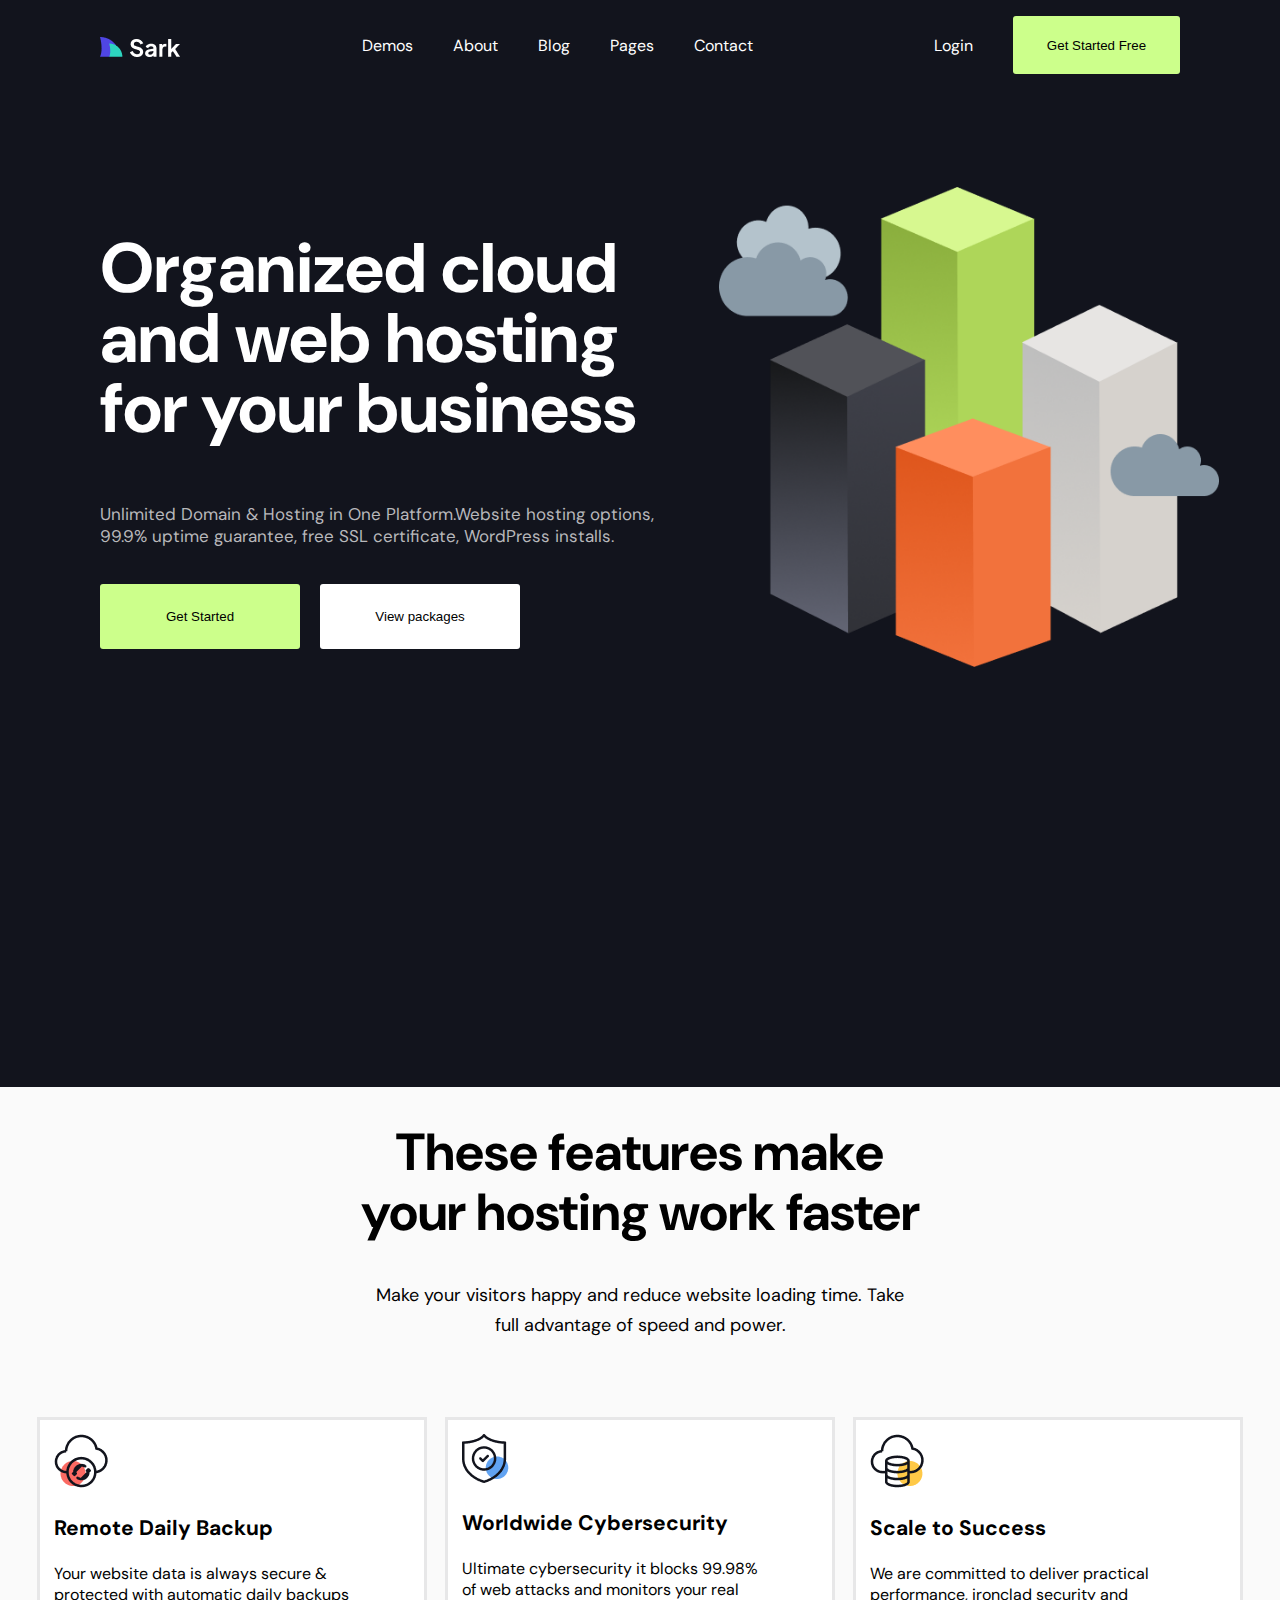
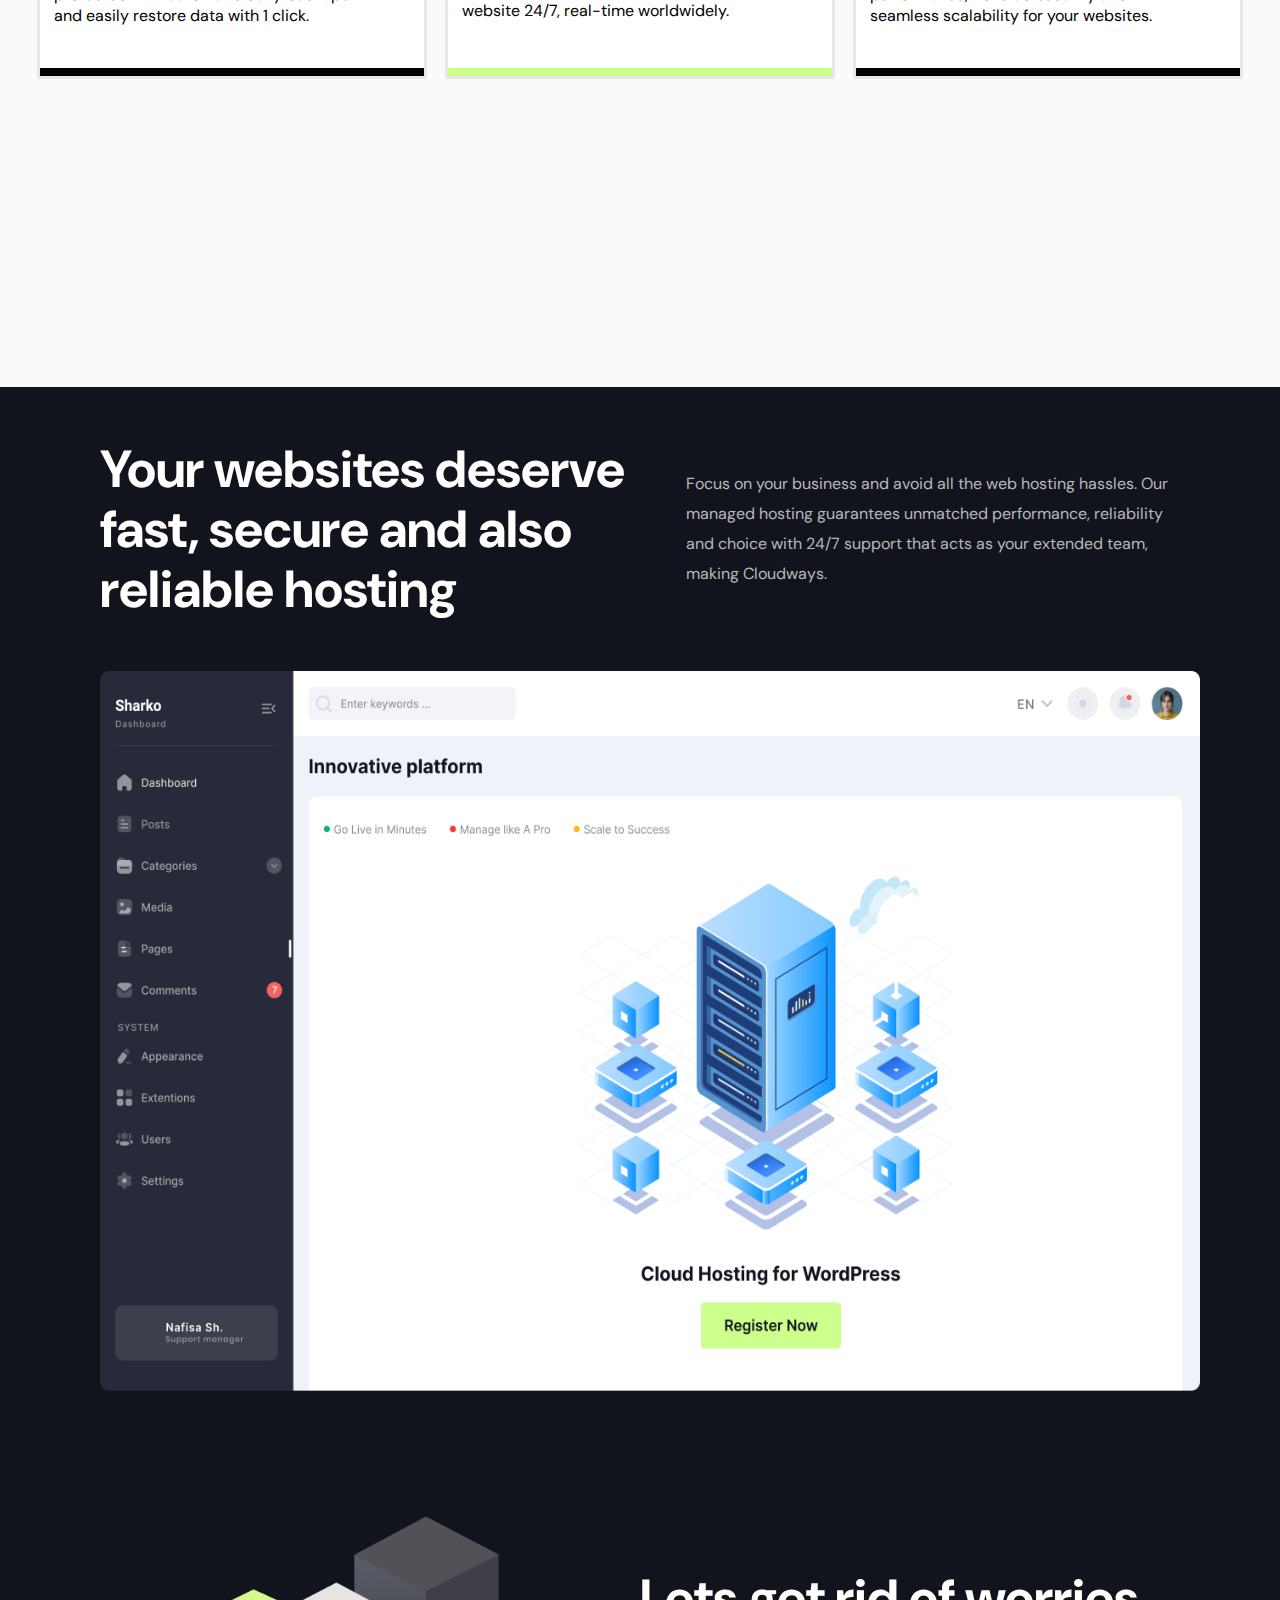
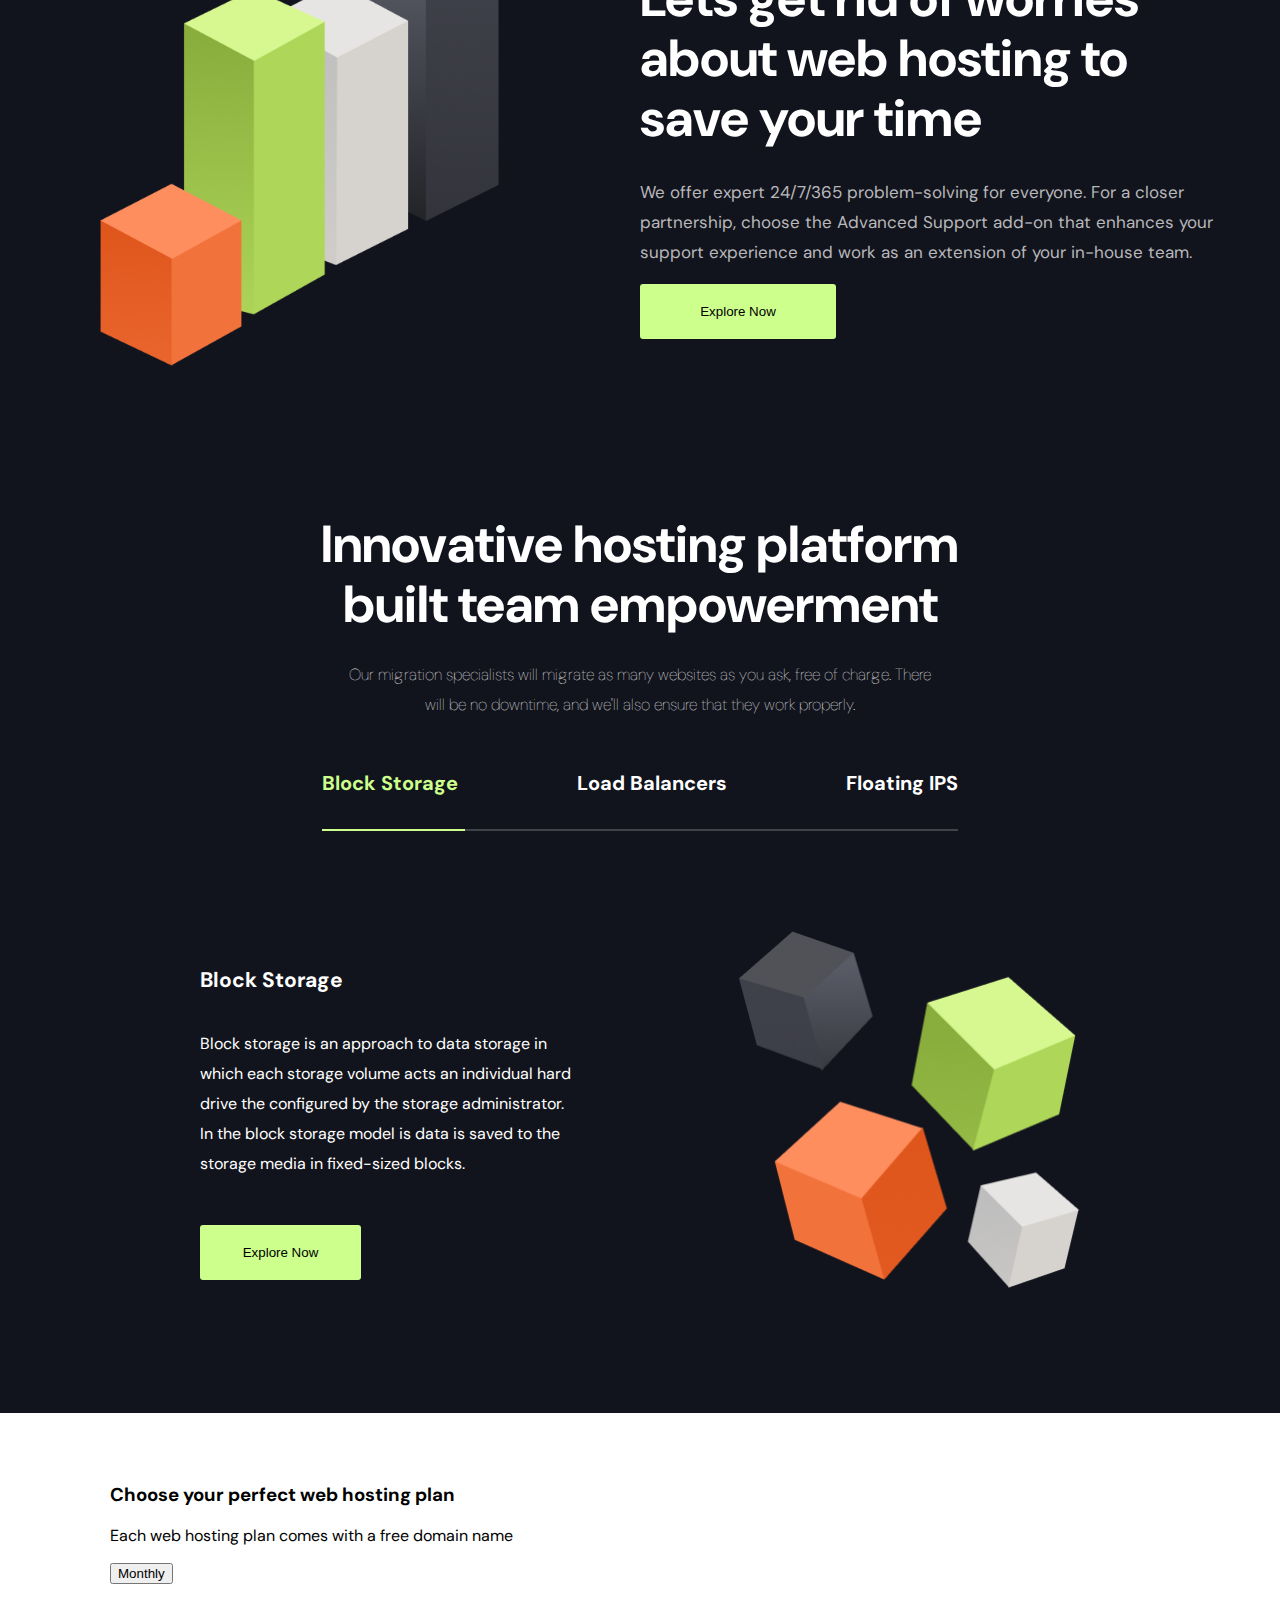
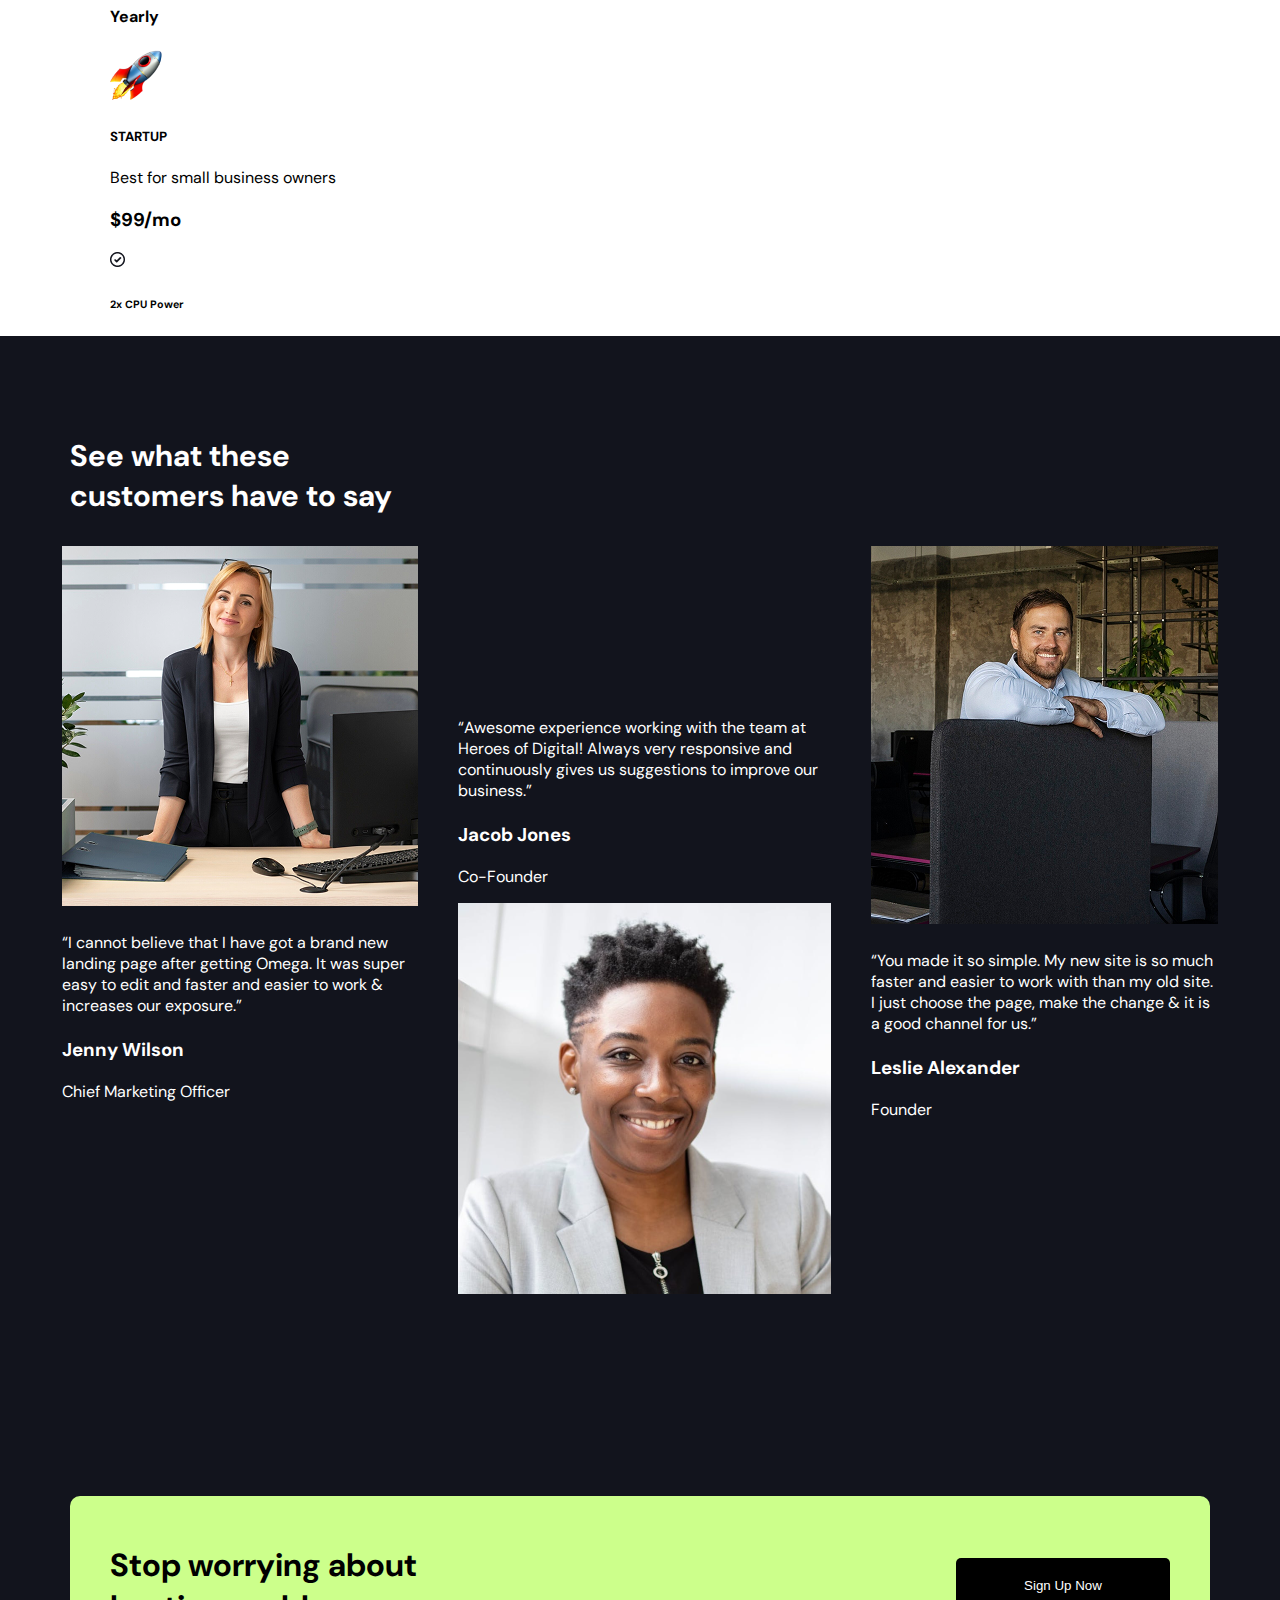
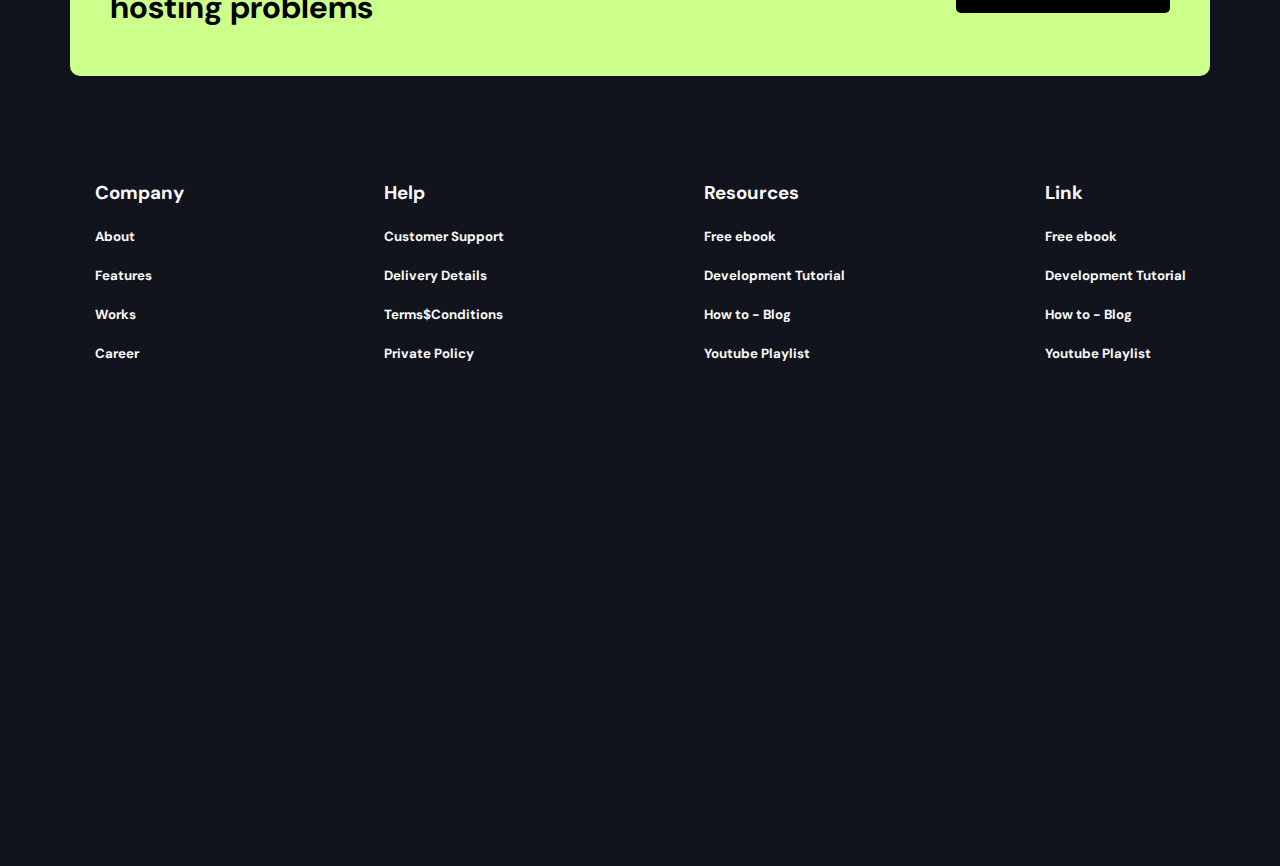
<file: index.html>
<!DOCTYPE html>
<html lang="en">

<head>
  <link rel="stylesheet" href="./css/index.css">
  <meta charset="UTF-8">
  <meta name="viewport" content="width=device-width, initial-scale=1.0">
  <title>Project</title>
</head>

<body>
  <div id="first-div">
    <header>
      <navbar id="nav-bar">

        <img src="./assets/icons/Logo1.png">

        <ul id="nav-links">
          <li>Demos</li>
          <li>About</li>
          <li>Blog</li>
          <li>Pages</li>
          <li>Contact</li>
        </ul>

        <ul id="nav-links2">
          <li>Login</li>
          <button id="button-1">Get Started Free</button>
        </ul>
      </navbar>
    </header>

    <div class="supporting-div">
      <div id="left-div">
        <h1 id="header1">Organized cloud <br> and web hosting <br> for your business</h1>
        <p id="paragraph1">Unlimited Domain & Hosting in One Platform.Website hosting options, <br> 99.9% uptime
          guarantee, free SSL certificate, WordPress installs.</p>
        <div id="button-div"><button id="button-2">Get Started</button> <button id="button-3">View packages</button>
        </div>
      </div>

      <div id="right-div">
        <img src="./assets/icons/image1.png" id="image">
      </div>
    </div>

  </div>


  <!-- jg -->

  <div id="supporting-div-2">
    <div id="header-div">
      <h1 id="header-2">These features make <br> your hosting work faster</h1>
      <p id="paragraph2">Make your visitors happy and reduce website loading time. Take full advantage of speed and
        power.</p>
    </div>


    <div class="section-div">
      <div id="section1">
        <img src="./assets/icons/icon1.png">
        <h3 id="s1header">Remote Daily Backup</h3>
        <p id="s1paragraph">Your website data is always secure & <br> protected with automatic daily backups <br> and
          easily restore data with 1 click.</p>
        <!-- <img src="./assets/icons/BG.png" style="width: 316px;"> -->
      </div>

      <div id="section2">
        <img src="./assets/icons/icon2.png">
        <h3 id="s2header">Worldwide Cybersecurity</h3>
        <p id="s2paragraph">Ultimate cybersecurity it blocks 99.98% <br> of web attacks and monitors your real <br>
          website 24/7, real-time worldwidely.</p>
        <!-- <img src="./assets/icons/BG3.png" style="width: 316px;"> -->
      </div>

      <div id="section3">
        <img src="./assets/icons/icon3.png">
        <h3 id="s3header">Scale to Success</h3>
        <p id="s3paragraph">We are committed to deliver practical performance, ironclad security and <br> seamless
          scalability for your websites.</p>
        <!-- <img src="./assets/icons/BG.png" style="width: 316px;"> -->
      </div>
    </div>
  </div>


  <!-- jdfj -->

  <div id="supporting-div-3">
    <div id="headerr-div">
      <h3 id="headerdiv3">Your websites deserve fast, secure and also reliable hosting</h3>
      <p id="paragraphdiv3">Focus on your business and avoid all the web hosting hassles. Our managed hosting guarantees
        unmatched performance, reliability and choice with 24/7 support that acts as your extended team, making
        Cloudways.</p>
    </div>

    <div id="imagediv"><img src="./assets/icons/dashboardddd.png" id="dashimg"></div>

    <div id="afterdash-div">
      <div id="div1"><img src="./assets/icons/shapesdash1.png" id="dashimg2"></div>

      <div id="div2">
        <h3 id="div2header">Lets get rid of worries about web hosting to <br> save your time</h3>
        <p id="div2paragraph">We offer expert 24/7/365 problem-solving for everyone. For a closer <br> partnership,
          choose the Advanced Support add-on that enhances your <br> support experience and work as an extension of your
          in-house team.</p>
        <button id="div2button">Explore Now</button>
      </div>

    </div>
    <div id="support-div-4">
      <div id="tab-div">
        <h2 id="tab-header">Innovative hosting platform <br> built team empowerment</h2>
        <p id="tab-para">Our migration specialists will migrate as many websites as you ask, free of charge. There <br>
          will be no downtime, and we'll also ensure that they work properly.</p>
      </div>
      <div id="block-div">
        <h5 id="h5block">Block Storage</h5>
        <h5 id="h5load">Load Balancers</h5>
        <h5 id="h5ips">Floating IPS</h5>
      </div>
      <div id="timg"><img src="./assets/icons/Tabdd.png"></div>

      <div id="fun-div">
        <div id="div1st">
          <h5 id="funheader">Block Storage</h5>
          <p id="funparagraph">Block storage is an approach to data storage in which each storage volume acts an
            individual hard drive the configured by the storage administrator. In the block storage model is data is
            saved to the storage media in fixed-sized blocks.</p>
          <button id="funbutton">Explore Now</button>
        </div>

        <div id="div2nd">
          <img src="./assets/icons/shapesdash2.png" id="dimg2">
        </div>
      </div>
    </div>
  </div>
  <!-- dls, -->

  <section>
<div>
    <h3>Choose your perfect web hosting plan</h3>
    <p>Each web hosting plan comes with a free domain name</p>
  </div>

  <div>
    <button>Monthly</button> <h4>Yearly</h4>
  </div>

  <div id="shockdiv">

    <div>
     <img src="./assets/icons/🚀.png" >
     <h5>STARTUP</h5>
     <p>Best for small business owners</p>
     <h3>$99/mo</h3>
     <div><img src="./assets/icons/check.png" alt=""> <h6>2x CPU Power</h6> </div>
    </div>


    <div>

    </div>

<div>

</div>


  </div>

  </section>





  <!-- testimonials -->





  <div class="testimonials">

    <h3 id="testheads">See what these <br> customers have to say</h3>

    <div class="testdiv">

      <div id="test1">
        <img src="./assets/icons/image S1.png">

        <h4 id="hhh">“I cannot believe that I have got a brand new landing page after getting Omega. It was super easy to edit
          and faster and easier to work & increases our exposure.”</h4>
        <h3 id="ggg">Jenny Wilson</h3>
        <p id="hhh">Chief Marketing Officer</p>
      </div>

      <div id="test2">
        <h4 id="hhh">“Awesome experience working with the team at Heroes of Digital! Always very responsive and continuously
          gives us suggestions to improve our business.” </h4>
        <h3 id="ggg">Jacob Jones</h3>
        <p id="hhh">Co-Founder</p>

        <img src="./assets/icons/image S2.png">
      </div>

      <div id="test3">
        <img src="./assets/icons/image S3.png">

        <h4 id="hhh">“You made it so simple. My new site is so much faster and easier to work with than my old site. I just
          choose the page, make the change & it is a good channel for us.”</h4>
        <h3 id="ggg">Leslie Alexander</h3>
        <p id="hhh">Founder</p>
      </div>
    </div>

  </div>


  <!-- jhfjf -->


  <div id="footerdiv">

<div id="yellowpart">

<h4 id="yellowhead">Stop worrying about <br> hosting problems</h4> <button id="yellowbotton">Sign Up Now</button>

</div>

<div class="footword">
  <div id="foot1">
    <h3>Company</h3> <h5>About</h5> <h5>Features</h5> <h5>Works</h5> <h5>Career</h5>
  </div>

  <div id="foot2">
    <h3>Help</h3> <h5>Customer Support</h5> <h5>Delivery Details</h5> <h5>Terms$Conditions</h5> <h5>Private Policy</h5>
  </div>

    <div id="foot3">
    <h3>Resources</h3> <h5>Free ebook</h5> <h5>Development Tutorial</h5> <h5>How to - Blog</h5> <h5>Youtube Playlist</h5>
  </div>

    <div id="foot4">
    <h3>Link</h3> <h5>Free ebook</h5> <h5>Development Tutorial</h5> <h5>How to - Blog</h5> <h5>Youtube Playlist</h5>
  </div>


</div>

  </div>


<script src="./javascript/index.js"></script>

</body>

</html>
</file>
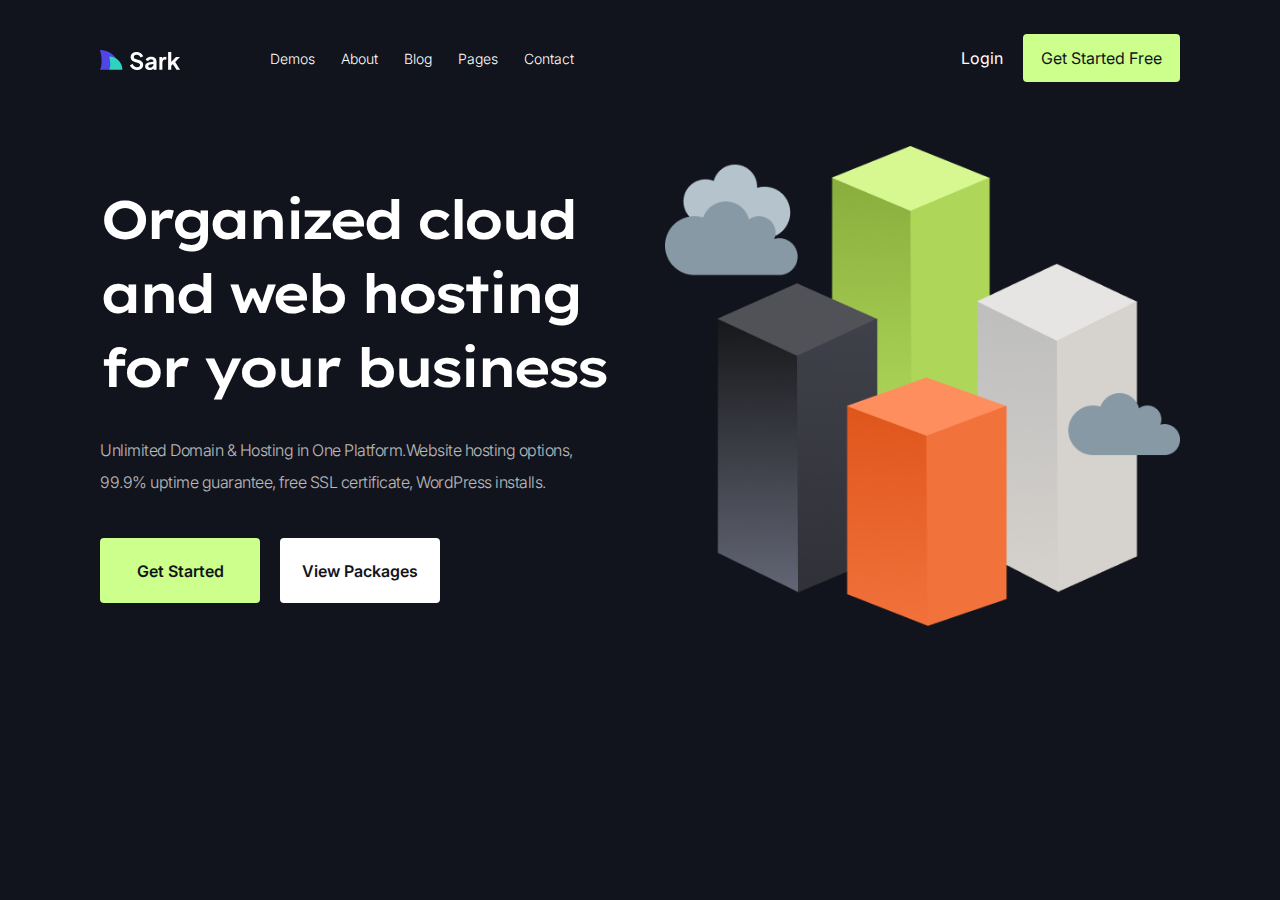
<file: newfile.html>
<!DOCTYPE html>
<html lang="en">
<head>
  <link rel="stylesheet" href="./css/newfile.css">
  <meta charset="UTF-8">
  <meta name="viewport" content="width=device-width, initial-scale=1.0">
  <title>New Project</title>
</head>
<body>
  
  <!-- header and nav bar -->

<header>
<div class="logo">
<img src="./assets/icons/Logo1.png" alt="Logo" width="80px" height="24px">

<nav>
<ul>
    <li>Demos</li>
    <li>About</li>
    <li>Blog</li>
    <li>Pages</li>
    <li>Contact</li>  
</ul>
</nav>
</div>

<!-- hero -->

<div id="navactions">
<button id="login">Login</button>
<button id="getstarted">Get Started Free</button>
</div>

</header>

<section class="hero">
    <div class="textarea">
        <h1>Organized cloud and web hosting for your business</h1>
        <p>
        Unlimited Domain & Hosting in One Platform.Website hosting options,
        <br />
        99.9% uptime guarantee, free SSL certificate, WordPress installs.
        </p>
        <div class="herobutton">
        <button class="started">Get Started</button>
        <button class="packages">View Packages</button>
        </div>
    </div>

    <div class="heroimage">
        <img
        src="./assets/icons/image1.png"alt="hero image"class="heroimage00"
        />
    </div>
    </section>




    
</body>
</html>
</file>
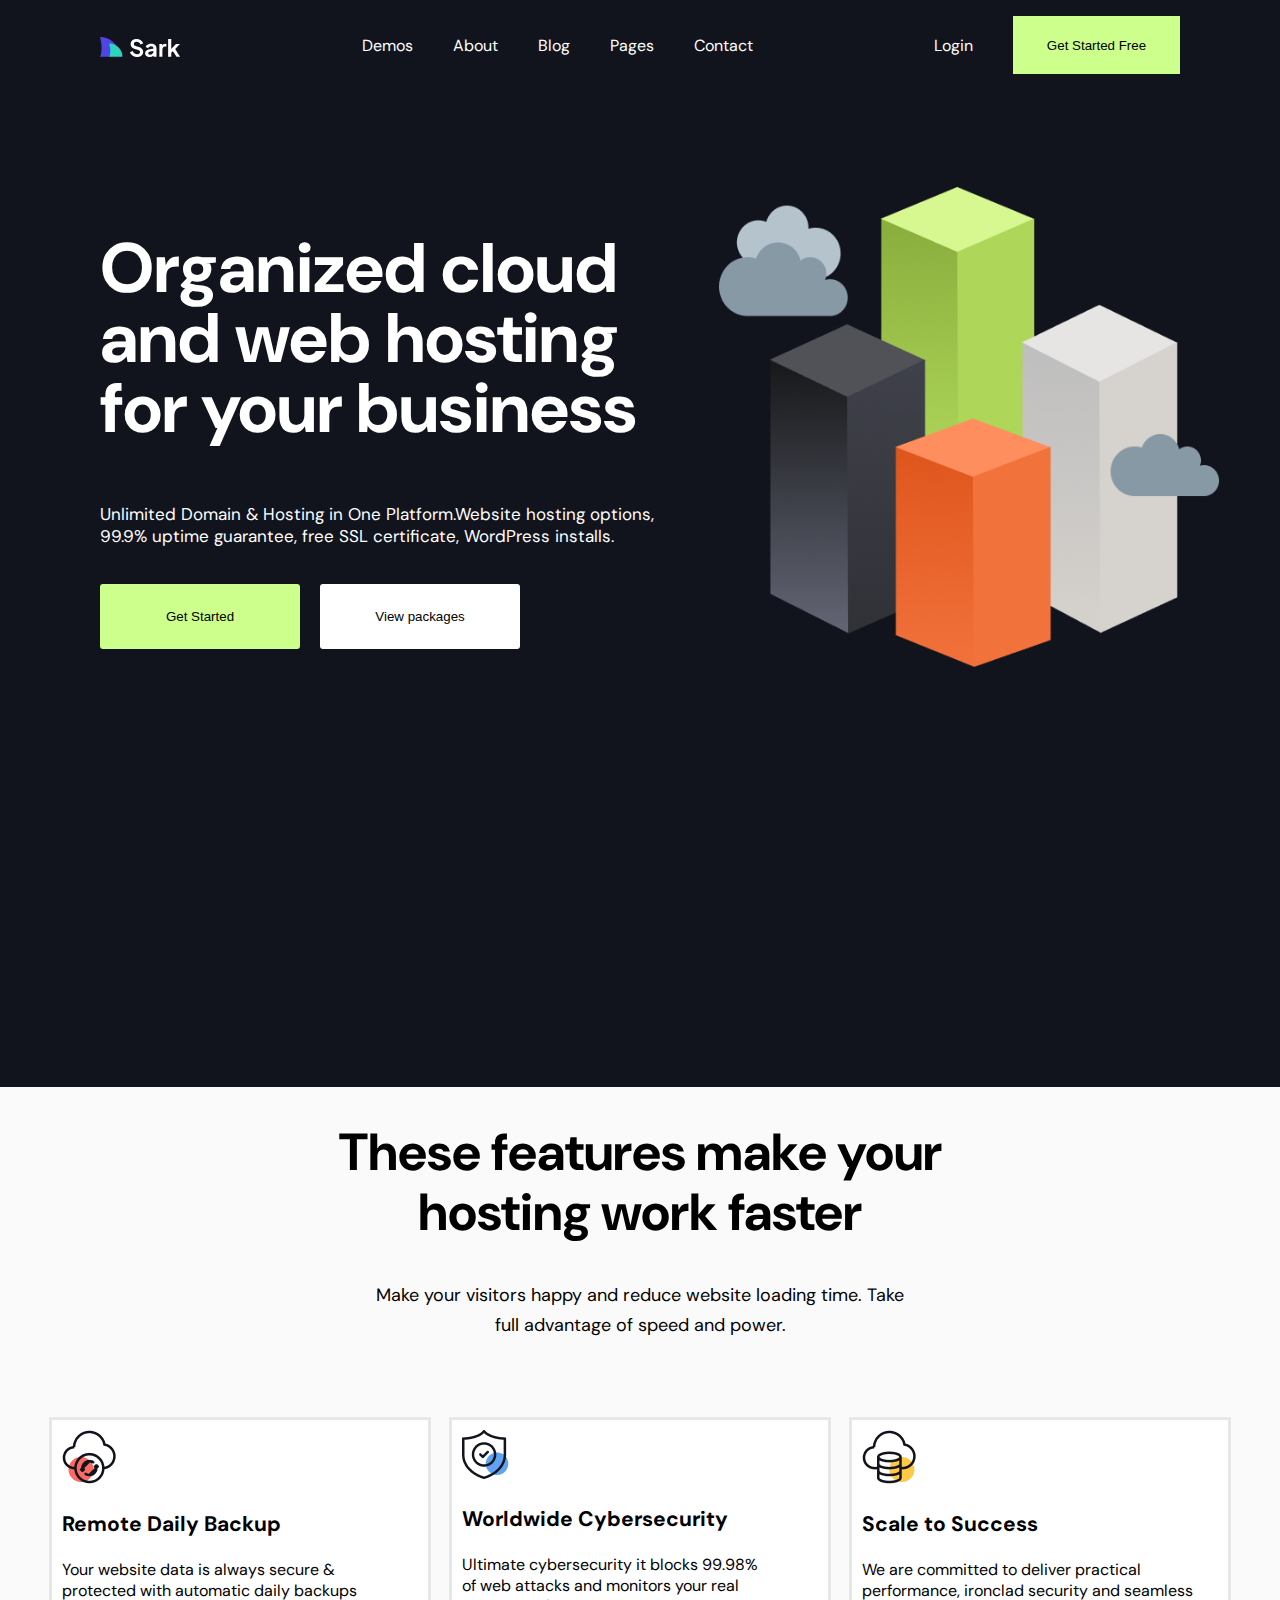
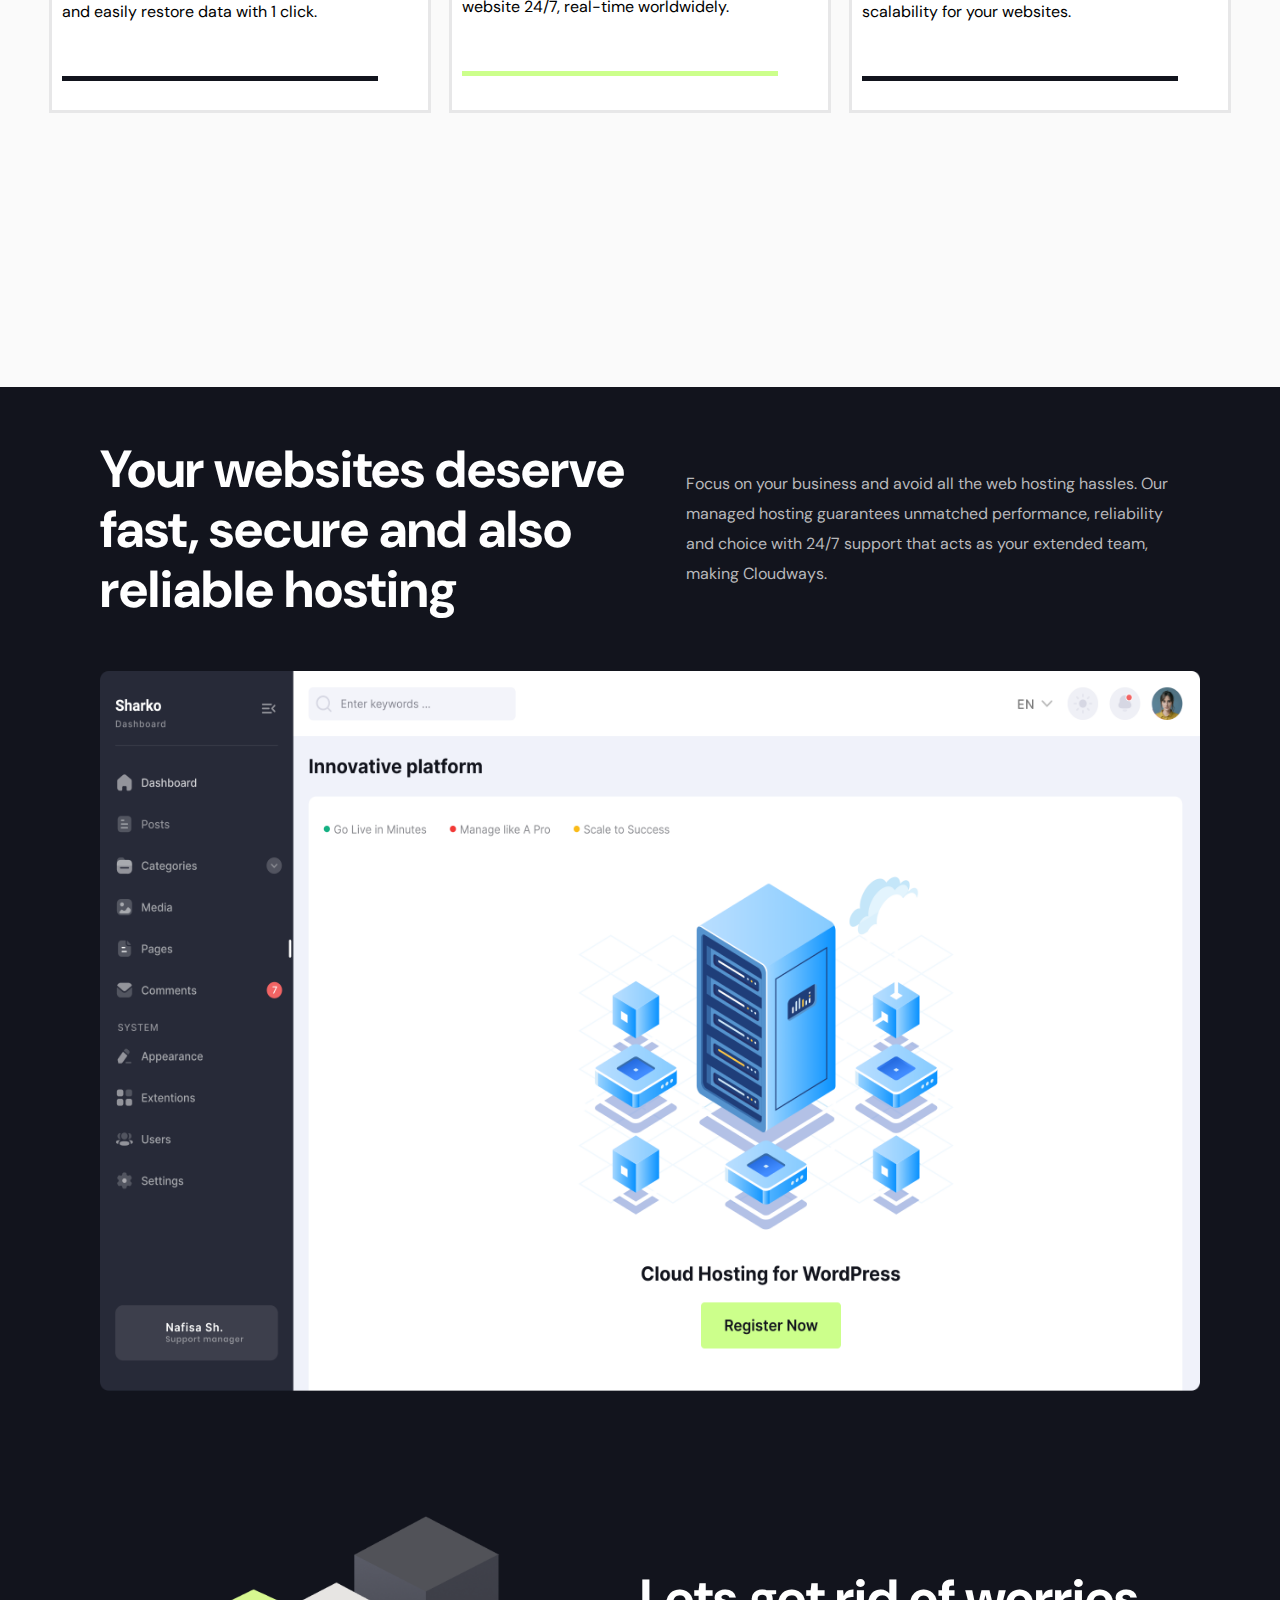
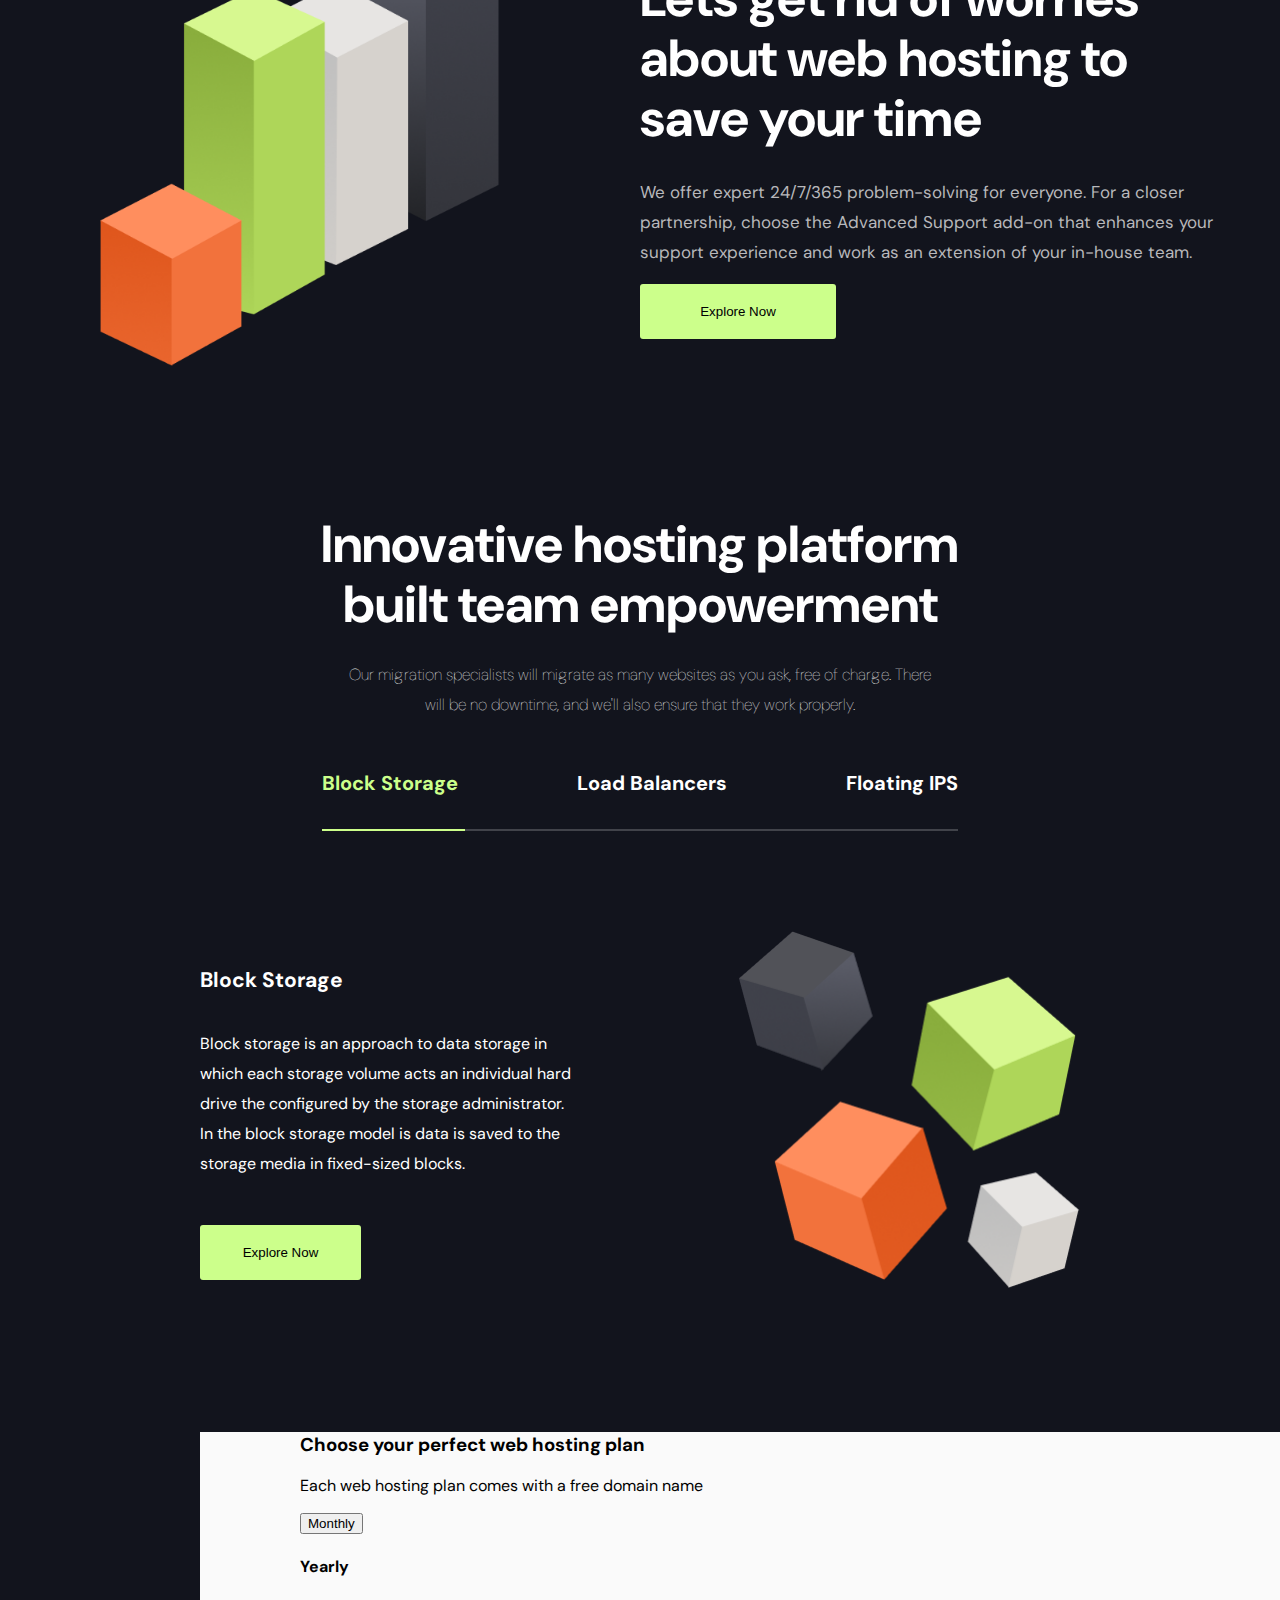
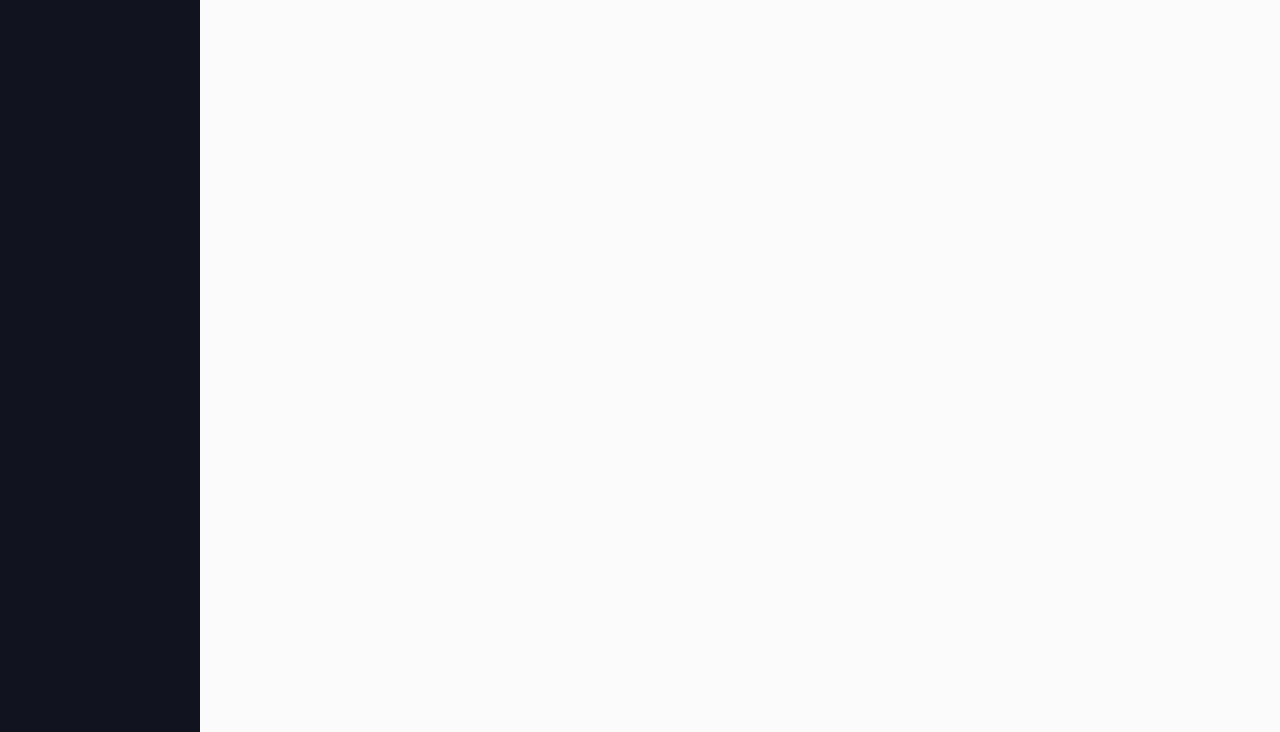
<file: project.html>
<!DOCTYPE html>
<html lang="en">
<head>
  <link rel="stylesheet" href="./project.css">
  <meta charset="UTF-8">
  <meta name="viewport" content="width=device-width, initial-scale=1.0">
  <title>Document</title>
</head>
<body>
   <div id="first-div">
    <header>
   <navbar id="nav-bar">
          
            <img src="./assets/icons/Logo1.png" >

  <ul id="nav-links">
<li>Demos</li>
<li>About</li>
<li>Blog</li>
<li>Pages</li>
<li>Contact</li>
  </ul>

  <ul id="nav-links2">
    <li>Login</li>
    <button id="button-1">Get Started Free</button>
  </ul>  
   </navbar>
    </header>
   
    <div class="supporting-div">
        <div id="left-div">
<h1 id="header1">Organized cloud <br> and web hosting <br> for your business</h1>
<p id="paragraph1">Unlimited Domain & Hosting in One Platform.Website hosting options, <br> 99.9% uptime guarantee, free SSL certificate, WordPress installs.</p>
<div id="button-div"><button id="button-2">Get Started</button> <button id="button-3">View packages</button></div>
        </div>

        <div id="right-div">
<img src="./assets/icons/image1.png" id="image">
        </div>
    </div>

    </div>


    <!-- jg -->

        <div id="supporting-div-2">
          <div id="header-div">
<h1 id="header-2">These features make your hosting work faster</h1>
<p id="paragraph2">Make your visitors happy and reduce website loading time. Take full advantage of speed and power.</p>
          </div>


<div class="section-div">
  <div id="section1">
<img src="./assets/icons/icon1.png">
<h3 id="s1header">Remote Daily Backup</h3>
<p id="s1paragraph">Your website data is always secure & <br> protected with automatic daily backups <br> and easily restore data with 1 click.</p>
<img src="./assets/icons/BG.png" style="width: 316px;">
  </div>

  <div id="section2">
<img src="./assets/icons/icon2.png">
<h3 id="s2header">Worldwide Cybersecurity</h3>
<p id="s2paragraph">Ultimate cybersecurity it blocks 99.98% <br> of web attacks and monitors your real <br> website 24/7, real-time worldwidely.</p>
<img src="./assets/icons/BG3.png" style="width: 316px;">
  </div>

  <div id="section3">
<img src="./assets/icons/icon3.png">
<h3 id="s3header">Scale to Success</h3>
<p id="s3paragraph">We are committed to deliver practical  performance, ironclad security and seamless scalability for your websites.</p>
<img src="./assets/icons/BG.png" style="width: 316px;">
  </div>
</div>
    </div>


    <!-- jdfj -->

    <div id="supporting-div-3">
<div id="headerr-div">
  <h3 id="headerdiv3">Your websites deserve fast, secure and also reliable hosting</h3> <p id="paragraphdiv3">Focus on your business and avoid all the web hosting hassles. Our managed hosting guarantees unmatched performance, reliability and choice with 24/7 support that acts as your extended team, making Cloudways.</p>
</div>

<div id="imagediv"><img src="./assets/icons/dashboardddd.png" id="dashimg"></div>

<div id="afterdash-div">
<div id="div1"><img src="./assets/icons/shapesdash1.png" id="dashimg2"></div>

<div id="div2">
<h3 id="div2header">Lets get rid of worries about web hosting to <br> save your time</h3>
<p id="div2paragraph">We offer expert 24/7/365 problem-solving for everyone. For a closer <br> partnership, choose the Advanced Support add-on that enhances your <br> support experience and work as an extension of your in-house team.</p>
<button id="div2button">Explore Now</button>
    </div>
    
    </div>
<div id="support-div-4">
  <div id="tab-div">
       <h2 id="tab-header">Innovative hosting platform <br> built team empowerment</h2>
       <p id="tab-para">Our migration specialists will migrate as many websites as you ask, free of charge. There <br> will be no downtime, and we'll also ensure that they work properly.</p>
      </div>
<div id="block-div">
  <h5 id="h5block">Block Storage</h5> <h5 id="h5load">Load Balancers</h5> <h5 id="h5ips">Floating IPS</h5>
</div>
  <div id="timg"><img src="./assets/icons/Tabdd.png"></div>

  <div id="fun-div">
    <div id="div1st">
      <h5 id="funheader">Block Storage</h5>
<p id="funparagraph">Block storage is an approach to data storage in which each storage volume acts an individual hard drive the configured by the storage administrator. In the block storage model is data is saved to the storage media in fixed-sized blocks.</p>
<button id="funbutton">Explore Now</button>
</div>

<div id="div2nd">
<img src="./assets/icons/shapesdash2.png" id="dimg2">
  </div>
</div>

<!-- dls, -->

<div id="baki-div">
    <h3>Choose your perfect web hosting plan</h3>
    <p>Each web hosting plan comes with a free domain name</p>
    <div>
    <button>Monthly</button> <h4>Yearly</h4>
  </div>
  </div>


</body>
</html>
</file>
<file: css/index.css>
@import url('https://fonts.googleapis.com/css2?family=DM+Sans:ital,opsz,wght@0,9..40,100..1000;1,9..40,100..1000&family=Poppins:ital,wght@0,100;0,200;0,300;0,400;0,500;0,600;0,700;0,800;0,900;1,100;1,200;1,300;1,400;1,500;1,600;1,700;1,800;1,900&display=swap');

body{
     margin: 0;   /* no % */
  padding: 0;
      font-family: 'dm sans', sans-serif;
     overflow-x: hidden;  /* stops horizontal scrolling */
     
}

#first-div{
 gap: 50px;
 background-color: #12141D;
 padding-right: 100px;
 padding-left: 100px;
 min-height: 100vh;
/* background-size: screen; */
}


#nav-bar{
margin-bottom: 97px;
display: flex;
justify-content: space-between;
align-items: center;
}

#button-1{
width: 167px;
height: 58px;
background-color: #CCFF8B;
border: none;
border-radius: 3px;
}

#nav-links{
display: flex;
gap: 40px;
list-style: none;
font-size: 16px;
font-weight: normal;
color: white;
}

#nav-links2{
    display: flex;
    gap: 40px;
    list-style: none;  
     font-size: 16px;
    font-weight: normal;
    color: white;
    align-items: center;
}

#image{
    width: 500px;
    height: 480px;
}

.supporting-div{
     display: flex;
    align-content: center;
    min-height: 100vh;
    gap: 79px;
 margin: 0px; 
}

#left-div{
    width: 50%;
    flex-direction: column;
}

#header1{
font-size: 70px;
line-height: 70px;
width: 679px;
height: 252px;
margin-bottom: 1px;
 color: white;
}

#paragraph1{
width: 679px;
height: 64px;
font-size: 17px;
color: #B8B8BB;

}

#right-div{
     /* width: 50%;  */
  width: 300px;   /* set exact size */
  height: auto;

}

#button-div{
       display: flex;
       gap: 20px; 
}

#button-2{
width: 200px;
height: 65px;
background-color: #CCFF8B;
border-radius: 3px;
border: none;
}

#button-3{
width: 200px;
height: 65px;
background-color: #ffff;
border-radius: 3px;
border: none;
}


/* hgj */



#supporting-div-2{
   gap: 50px;
 background-color: #FAFAFA;
 padding-right: 100px;
 padding-left: 100px;
 min-height: 100vh;
 /* background-size: screen;   */
}

#header-2{
font-size: 52px;
width: 707px;
height: 120px;
text-align: center;
line-height: 60px;
margin-bottom: 20px;
}

#paragraph2{
font-size: 18px;
width: 539px;
height: 60px;
text-align: center;
line-height: 30px;
margin-bottom: 80px;
}

#header-div{
    display: flex;
    justify-content: center;
    align-items: center;
    flex-direction: column;
}

.section-div{
    display: flex;
       gap: 24px;
       align-content: center;
       justify-content: center;
}

#section1{
    width: 380px;
    height: 220px;
    background-color: white;
    padding: 14px;
       outline-color: #E7E7E8;
    outline-style: solid;
   border-bottom: 8px solid black;

}

#s1header{
font-size: 21px;
font-weight: bold;
}

#s1paragraph{
    width: 356px;
    height: 90px;
}


#section2{
   width: 380px;
    height: 220px;
    background-color: white;
    padding: 14px;
      outline-color: #E7E7E8;
    outline-style: solid;
      border-bottom: 8px solid #CCFF8B;
}

#s2header{
font-size: 21px;
font-weight: bold;
}

#s2paragraph{
    width: 356px;
    height: 90px;
}


#section3{
    width: 380px;
    height: 220px;
    background-color: white;
    padding: 14px;
     outline-color: #E7E7E8;
    outline-style: solid;
    margin-bottom: 50px;
      border-bottom: 8px solid black;
}

#s3header{
font-size: 21px;
font-weight: bold;
}

#s3paragraph{
    width: 356px;
    height: 90px;
}


/* sj */

#supporting-div-3{
    gap: 50px;
 background-color: #12141D;
 padding-right: 100px;
 padding-left: 100px;
 min-height: 100vh;
 /* background-size: screen;    */
}

#headerr-div{
    display: flex;
    flex-direction: row;
    align-items: center;
}

#headerdiv3{
     color: white;
    width: 636px;
    height: auto;
    font-size: 52px;
    line-height: 60px;
 font-weight: bold;
}

#paragraphdiv3{
    width: 537px;
    height: auto; 
    font-size: 16px;
    line-height: 30px;
    color: #B8B8BB;
}

#imagediv{
align-items: center;
justify-content: center;
}

#dashimg{
    width: 1100px;
    height: 720px; 
    margin-bottom: 120px; 
}

#afterdash-div{
    display: flex;
    gap: 80px;
}

#div1{
    width: 50%;
}

#dashimg2{
    width: 400px;
    height: 450px;   
}

#div2{
    width: 50%;
}

#div2header{
    font-size: 52px;
      width: 636px;
    height: auto; 
    line-height: 60px;
    color: white;
    margin-bottom: 29px;
}

#div2paragraph{
     width: 636px;
    height: auto; 
    font-size: 17px; 
    color: #B8B8BB;
    line-height: 30px;
}

#div2button{
  width: 196px;
    height: 55px; 
    background-color: #CCFF8B;
border-radius: 3px;
border: none;    
}

#support-div-4{
      gap: 50px;
 background-color: #12141D;
 padding-right: 100px;
 padding-left: 100px;
 min-height: 100vh;
 /* background-size: screen; */
 margin-top: 100px;
}

#tab-div{
    display: flex;
    flex-direction: column;
    text-align: center;
    align-items: center;
}

#tab-header{
    font-size: 52px;
    line-height: 60px;
    width: 856px;
    height: auto;
    color: white;
    margin-bottom: 10px;
}

#tab-para{
     font-size: 16px;
    line-height: 30px;
    width: 760px;
    height: auto;
    color: white; 
    font-weight: lighter;
}

#block-div{
    display: flex;
    align-items: center;
    justify-content: center;
    gap: 119px;
    margin-bottom: 0px;
}

#h5block{
    font-size: 20px;
    color: #CCFF8B;
}

#h5load{
  font-size: 20px;
    color: white;
}

#h5ips{
  font-size: 20px;
    color: white;
}

#timg{
 display: flex;
  justify-content: center;
}

#fun-div{
    display: flex;
    gap: 163px; 
    margin-top: 100px;
}

#div1st{
    width: 50%;
}

#funheader{
    font-size: 21px;
    color: white;
}

#funparagraph{
    font-size: 16px;
    line-height: 30px; 
      color: white; 
    font-weight: normal;
    margin-top: 5px;
}

#funbutton{
   width: 161px;
    height: 55px; 
    background-color: #CCFF8B;
border-radius: 3px;
border: none;  
margin-top: 30px;    
}

#idiv2nd{
align-items: center;
justify-content: center;
}

#dimg2{
    width: 341px;
    height: 357px; 
    margin-bottom: 120px; 
}

/* fhbvs */


section {
    background-color: white;
    width: 100%;
    padding-left: 110px;
    padding-right: 110px;
  padding-top: 50px;
}
















/* testimonial */

.testimonials{
          gap: 50px;
 background-color: #12141D;
 padding-right: 100px;
 padding-left: 100px;
 min-height: 100vh;
 padding: 70px;
padding-bottom: 120px;
}

#testheads{
    color: white;
    font-size: 30px;
    line-height: 40px;
}

.testdiv{
display: flex;
gap: 40px;
justify-content: center;
}

#test1{
    opacity: 30px;
}

#test2{
    opacity: 30px;
    align-content: bottom;
    justify-content: baseline;
    margin-top: 150px;
}

#test3{
    opacity: 30px;
}

#hhh{
    color: white;
    opacity: 50px;
    font-weight: normal;
}

#ggg{
    color: white;
    font-weight: bold;
}




/* nbfnfh */



#footerdiv{
            gap: 50px;
 background-color: #12141D;
 padding-right: 100px;
 padding-left: 100px;
 min-height: 100vh;
 padding: 70px;
}

#yellowpart{
    background-color: #CCFF8B;
    display: flex;
    justify-content: space-between;
    padding: 40px;
    border-radius: 10px;
    height: 100px;
    align-items: center;
}


#yellowhead{
    font-size: 32px;
    line-height: 42px;
}

#yellowbotton{
width: 214px;
height: 55px;
background-color: black;
border: none;
color: white;
border-radius: 5px;
}

.footword{
    display: flex;
    align-content: center;
    gap: 200px;
    justify-content: center;
    color: #FAFAFA;
    margin-top: 86px;
    /* margin-bottom: 83px; */
}
</file>
<file: css/newfile.css>
@import url('https://fonts.googleapis.com/css2?family=Inter:ital,opsz,wght@0,14..32,100..900;1,14..32,100..900&family=Lexend+Exa:wght@100..900&display=swap');



body {
padding: 0%;
margin: 0%;
background-color: #12141D;
}

header{
  display: flex;
  align-items: center;
 padding: 34px 100px;
 justify-content: space-between;
}

nav ul{
  list-style: none;
  display: flex;
  gap: 26px;
  color: #fff;
  font-family: inter, sans-serif;
  font-size: 14px;
  font-weight: 300;
}

.logo{
  display: flex;
  align-items: center;
  justify-content: space-between;
  gap: 50px;
}

#navactions{
  display: flex;
  gap: 20px;
}

button{
  padding: 14px 18px;
border-radius: 4px;
font-family: "Inter", sans-serif;
font-weight: 400;
font-size: 16px;
border: none;
}

#login{
all: unset;
color: #FFFFFF;
font-family: "Inter", sans-serif; font-weight: inherit; font-size: inherit;
gap: 20px;
}

#getstarted{
  background-color: #CCFF8B;
color: #12141D;
}


/* hero */

.hero {
display: flex;
justify-content: space-between;
padding: 30px 100px 120px 100px;
gap: 50px;
}

.textarea {
flex: 1;
max-width: 600px;
}
.heroimage {
flex: 1;
display: flex;
justify-content: center;
}

.heroimage00 {
max-width: 100%;
height: auto;
}
h1 {
font-family: "Lexend Exa", sans-serif;
font-size: 54px;
line-height: 74px;
color: #FFFFFF;
font-weight: 600;
margin-bottom: 30px;
letter-spacing: -5px;
}
p {
font-family: "Inter", sans-serif;
font-size: 16px;
line-height: 32px;
color: #FFFFFF;
font-weight: 300;
margin-bottom: 40px;
letter-spacing: -0.5px;
opacity: 70%;
}
.herobutton {
display: flex;
gap: 20px;
}
.started {
width: 160px;
background-color: #CCFF8B;
color: #12141D;
font-weight: 600;
height: 65px;
}
.packages {
width: 160px;
height: 65px;
background-color: #FFFFFF;
color: #12141D;
font-weight: 600;
}
</file>
<file: project.css>
@import url('https://fonts.googleapis.com/css2?family=DM+Sans:ital,opsz,wght@0,9..40,100..1000;1,9..40,100..1000&family=Poppins:ital,wght@0,100;0,200;0,300;0,400;0,500;0,600;0,700;0,800;0,900;1,100;1,200;1,300;1,400;1,500;1,600;1,700;1,800;1,900&display=swap');

body{
     margin: 0;   /* no % */
  padding: 0;
      font-family: 'dm sans', sans-serif;
     overflow-x: hidden;  /* stops horizontal scrolling */
     
}

#first-div{
 gap: 50px;
 background-color: #12141D;
 padding-right: 100px;
 padding-left: 100px;
 min-height: 100vh;
 background-size: screen;
}

#nav-bar{
margin-bottom: 97px;
display: flex;
justify-content: space-between;
align-items: center;
}

#button-1{
width: 167px;
height: 58px;
background-color: #CCFF8B;
border: none;
}

#nav-links{
display: flex;
gap: 40px;
list-style: none;
font-size: 16px;
font-weight: normal;
color: white;
}

#nav-links2{
    display: flex;
    gap: 40px;
    list-style: none;  
     font-size: 16px;
    font-weight: normal;
    color: white;
    align-items: center;
}

#image{
    width: 500px;
    height: 480px;
}

.supporting-div{
     display: flex;
    align-content: center;
    min-height: 100vh;
    gap: 79px;
    color: white;
 margin: 0px; 
}

#left-div{
    width: 50%;
    flex-direction: column;
}

#header1{
font-size: 70px;
line-height: 70px;
width: 679px;
height: 252px;
margin-bottom: 1px;
}

#paragraph1{
width: 679px;
height: 64px;
font-size: 17px;
}

#right-div{
     /* width: 50%;  */
  width: 350px;   /* set exact size */
  height: auto;

}

#button-div{
       display: flex;
       gap: 20px; 
}

#button-2{
width: 200px;
height: 65px;
background-color: #CCFF8B;
border-radius: 3px;
border: none;
}

#button-3{
width: 200px;
height: 65px;
background-color: #ffff;
border-radius: 3px;
border: none;
}


/* hgj */



#supporting-div-2{
   gap: 50px;
 background-color: #FAFAFA;
 padding-right: 100px;
 padding-left: 100px;
 min-height: 100vh;
 background-size: screen;  
}

#header-2{
font-size: 52px;
width: 707px;
height: 120px;
text-align: center;
line-height: 60px;
margin-bottom: 20px;
}

#paragraph2{
font-size: 18px;
width: 539px;
height: 60px;
text-align: center;
line-height: 30px;
margin-bottom: 80px;
}

#header-div{
    display: flex;
    justify-content: center;
    align-items: center;
    flex-direction: column;
}

.section-div{
    display: flex;
       gap: 24px;
       align-content: center;
       justify-content: center;
}

#section1{
    width: 400px;
    height: 270px;
    background-color: white;
    padding: 10px;
    outline-color: #E7E7E8;
    outline-style: solid;
    
}

#s1header{
font-size: 21px;
font-weight: bold;
}

#s1paragraph{
    width: 356px;
    height: 90px;
}


#section2{
    width: 400px;
    height: 270px;
    background-color: white;
    padding: 10px;
      outline-color: #E7E7E8;
    outline-style: solid;
}

#s2header{
font-size: 21px;
font-weight: bold;
}

#s2paragraph{
    width: 356px;
    height: 90px;
}


#section3{
    width: 400px;
    height: 270px;
    background-color: white;
    padding: 10px;
     outline-color: #E7E7E8;
    outline-style: solid;
    margin-bottom: 50px;
}

#s3header{
font-size: 21px;
font-weight: bold;
}

#s3paragraph{
    width: 356px;
    height: 90px;
}


/* sj */

#supporting-div-3{
    gap: 50px;
 background-color: #12141D;
 padding-right: 100px;
 padding-left: 100px;
 min-height: 100vh;
 background-size: screen;   
}

#headerr-div{
    display: flex;
    flex-direction: row;
    align-items: center;
}

#headerdiv3{
     color: white;
    width: 636px;
    height: auto;
    font-size: 52px;
    line-height: 60px;
 font-weight: bold;
}

#paragraphdiv3{
    width: 537px;
    height: auto; 
    font-size: 16px;
    line-height: 30px;
    color: #B8B8BB;
}

#imagediv{
align-items: center;
justify-content: center;
}

#dashimg{
    width: 1100px;
    height: 720px; 
    margin-bottom: 120px; 
}

#afterdash-div{
    display: flex;
    gap: 80px;
}

#div1{
    width: 50%;
}

#dashimg2{
    width: 400px;
    height: 450px;   
}

#div2{
    width: 50%;
}

#div2header{
    font-size: 52px;
      width: 636px;
    height: auto; 
    line-height: 60px;
    color: white;
    margin-bottom: 29px;
}

#div2paragraph{
     width: 636px;
    height: auto; 
    font-size: 17px; 
    color: #B8B8BB;
    line-height: 30px;
}

#div2button{
  width: 196px;
    height: 55px; 
    background-color: #CCFF8B;
border-radius: 3px;
border: none;    
}

#support-div-4{
      gap: 50px;
 background-color: #12141D;
 padding-right: 100px;
 padding-left: 100px;
 min-height: 100vh;
 background-size: screen;
 margin-top: 100px;
}

#tab-div{
    display: flex;
    flex-direction: column;
    text-align: center;
    align-items: center;
}

#tab-header{
    font-size: 52px;
    line-height: 60px;
    width: 856px;
    height: auto;
    color: white;
    margin-bottom: 10px;
}

#tab-para{
     font-size: 16px;
    line-height: 30px;
    width: 760px;
    height: auto;
    color: white; 
    font-weight: lighter;
}

#block-div{
    display: flex;
    align-items: center;
    justify-content: center;
    gap: 119px;
    margin-bottom: 0px;
}

#h5block{
    font-size: 20px;
    color: #CCFF8B;
}

#h5load{
  font-size: 20px;
    color: white;
}

#h5ips{
  font-size: 20px;
    color: white;
}

#timg{
 display: flex;
  justify-content: center;
}

#fun-div{
    display: flex;
    gap: 163px; 
    margin-top: 100px;
}

#div1st{
    width: 50%;
}

#funheader{
    font-size: 21px;
    color: white;
}

#funparagraph{
    font-size: 16px;
    line-height: 30px; 
      color: white; 
    font-weight: normal;
    margin-top: 5px;
}

#funbutton{
   width: 161px;
    height: 55px; 
    background-color: #CCFF8B;
border-radius: 3px;
border: none;  
margin-top: 30px;    
}

#idiv2nd{
align-items: center;
justify-content: center;
}

#dimg2{
    width: 341px;
    height: 357px; 
    margin-bottom: 120px; 
}

/* fhbvs */


#baki-div{
     gap: 50px;
 background-color: #FAFAFA;
 padding-right: 100px;
 padding-left: 100px;
 min-height: 100vh;
 background-size: screen;  
width: 100%;
}
</file>
